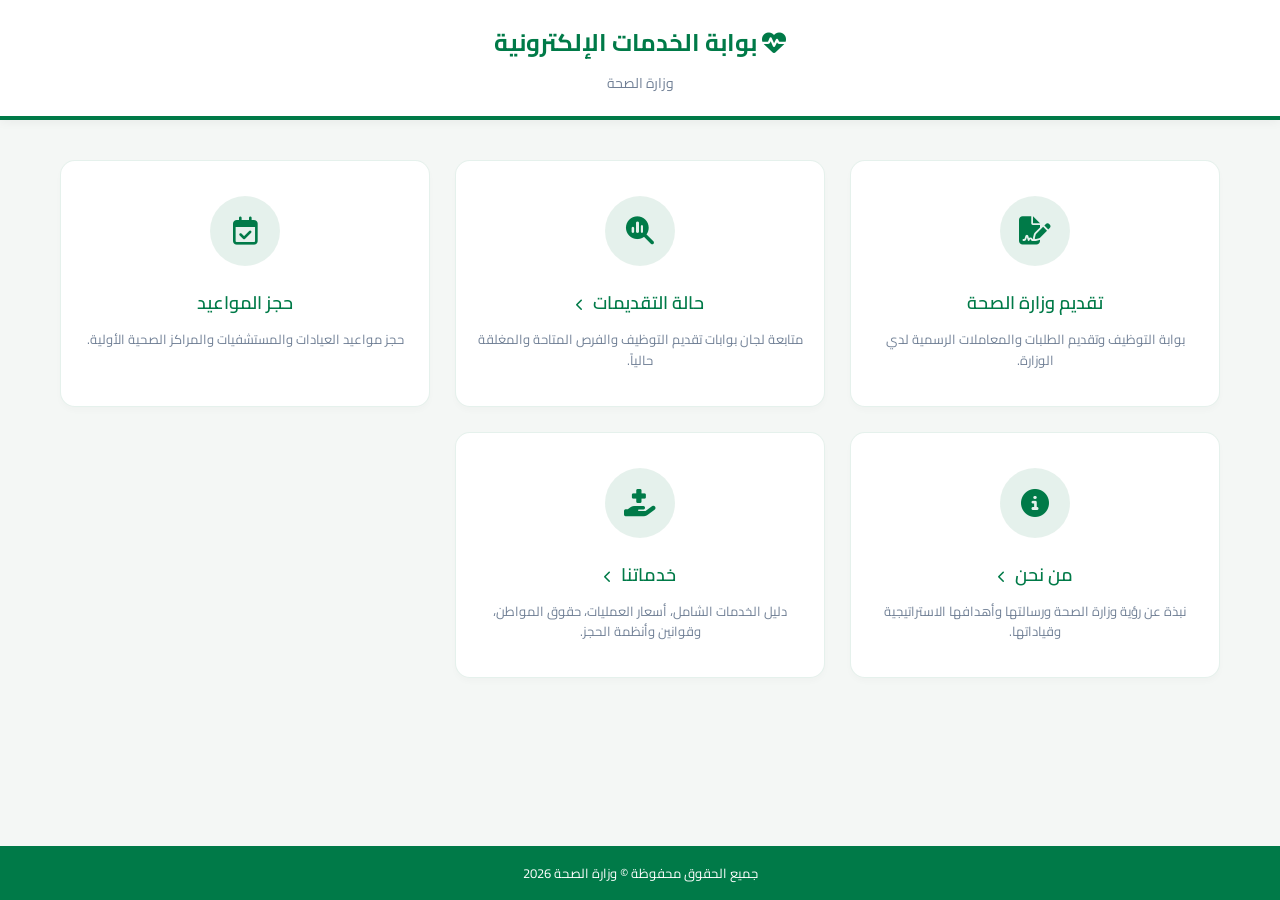
<file: index.html>
<!DOCTYPE html>
<html lang="ar" dir="rtl">
<head>
    <meta charset="UTF-8">
    <meta name="viewport" content="width=device-width, initial-scale=1.0">
    <title>بوابة خدمات وزارة الصحة</title>
    <link rel="preconnect" href="https://fonts.googleapis.com">
    <link rel="preconnect" href="https://fonts.gstatic.com" crossorigin>
    <link href="https://fonts.googleapis.com/css2?family=Cairo:wght@300;400;600;700&display=swap" rel="stylesheet">
    <link rel="stylesheet" href="https://cdnjs.cloudflare.com/ajax/libs/font-awesome/6.4.0/css/all.min.css">
    
    <style>
        :root {
            --primary-color: #007A48; 
            --secondary-color: #4A90E2; 
            --bg-color: #f4f7f5; 
            --card-bg: #ffffff;
            --text-main: #2d3748;
            --text-muted: #718096;
            --danger-color: #e53e3e;
            --success-color: #38a169;
            --warning-color: #dd6b20;
            --gray-status: #a0aec0;
            --transition-speed: 0.3s;
        }

        * {
            margin: 0;
            padding: 0;
            box-sizing: border-box;
            font-family: 'Cairo', sans-serif;
        }

        body {
            background-color: var(--bg-color);
            color: var(--text-main);
            min-height: 100vh;
            display: flex;
            flex-direction: column;
            overflow-x: hidden;
        }

        /* -----------------------------------------
           1. شاشة التحميل (Preloader)
        ----------------------------------------- */
        #loader-wrapper {
            position: fixed;
            top: 0;
            left: 0;
            width: 100%;
            height: 100%;
            background-color: var(--bg-color);
            display: flex;
            flex-direction: column;
            justify-content: center;
            align-items: center;
            z-index: 9999;
            transition: opacity 0.5s ease, visibility 0.5s ease;
        }

        .loader-logo {
            color: var(--primary-color);
            font-size: 40px;
            margin-bottom: 20px;
            animation: pulse 1.5s infinite ease-in-out;
        }

        .spinner {
            width: 50px;
            height: 50px;
            border: 5px solid rgba(0, 122, 72, 0.1);
            border-top: 5px solid var(--primary-color);
            border-radius: 50%;
            animation: spin 1s linear infinite;
        }

        @keyframes spin { 0% { transform: rotate(0deg); } 100% { transform: rotate(360deg); } }
        @keyframes pulse { 0%, 100% { transform: scale(1); opacity: 0.8; } 50% { transform: scale(1.1); opacity: 1; } }

        .fade-out { opacity: 0; visibility: hidden; pointer-events: none; }

        /* -----------------------------------------
           2. الهيدر وأزرار العودة
        ----------------------------------------- */
        header {
            background-color: var(--card-bg);
            box-shadow: 0 2px 10px rgba(0,0,0,0.05);
            padding: 20px;
            text-align: center;
            border-bottom: 4px solid var(--primary-color);
            position: relative;
        }

        .logo-area h1 {
            color: var(--primary-color);
            font-size: 24px;
            font-weight: 700;
            margin-bottom: 5px;
        }

        .logo-area p { color: var(--text-muted); font-size: 14px; }

        .back-btn {
            position: absolute;
            right: 20px;
            top: 50%;
            transform: translateY(-50%);
            background-color: var(--primary-color);
            color: #fff;
            border: none;
            padding: 8px 16px;
            border-radius: 8px;
            font-size: 14px;
            cursor: pointer;
            display: none;
            transition: background var(--transition-speed);
            z-index: 10;
        }

        .back-btn:hover { background-color: #005c36; }

        /* -----------------------------------------
           3. الحاويات وتخطيط الصفحات
        ----------------------------------------- */
        .container {
            max-width: 1200px;
            margin: 40px auto;
            padding: 0 20px;
            flex: 1;
            width: 100%;
        }

        #services-page, #status-page, #about-page, #leadership-page, #prices-page, #rights-page, #rules-page { display: none; }

        .services-grid {
            display: grid;
            grid-template-columns: repeat(auto-fit, minmax(280px, 1fr));
            gap: 25px;
        }

        .page-title {
            text-align: center;
            color: var(--primary-color);
            margin-bottom: 30px;
            font-size: 22px;
            font-weight: 700;
        }

        /* -----------------------------------------
           4. تصميم الكروت وحركاتها
        ----------------------------------------- */
        .card {
            background-color: var(--card-bg);
            border-radius: 15px;
            padding: 35px 20px;
            text-align: center;
            text-decoration: none;
            color: var(--text-main);
            box-shadow: 0 4px 6px rgba(0, 0, 0, 0.02);
            border: 1px solid rgba(0, 122, 72, 0.1);
            transition: all var(--transition-speed) ease;
            position: relative;
            overflow: hidden;
            cursor: pointer;
            opacity: 0;
            transform: translateY(30px);
        }

        .animate-cards .card { animation: fadeInUp 0.6s cubic-bezier(0.25, 1, 0.5, 1) forwards; }

        @keyframes fadeInUp { to { opacity: 1; transform: translateY(0); } }

        .card:nth-child(1) { animation-delay: 0.1s; }
        .card:nth-child(2) { animation-delay: 0.2s; }
        .card:nth-child(3) { animation-delay: 0.3s; }
        .card:nth-child(4) { animation-delay: 0.4s; }
        .card:nth-child(5) { animation-delay: 0.5s; }

        .card:hover {
            transform: translateY(-8px) !important;
            box-shadow: 0 12px 20px rgba(0, 122, 72, 0.12);
            border-color: var(--primary-color);
        }

        .card::after {
            content: ''; position: absolute; bottom: 0; left: 0; width: 100%; height: 4px;
            background-color: var(--primary-color); transform: scaleX(0); transition: transform var(--transition-speed) ease;
        }

        .card:hover::after { transform: scaleX(1); }

        .card-icon {
            width: 70px; height: 70px; background-color: rgba(0, 122, 72, 0.1); color: var(--primary-color);
            border-radius: 50%; display: flex; align-items: center; justify-content: center; font-size: 28px; margin: 0 auto 20px;
            transition: all var(--transition-speed) ease;
        }

        .card:hover .card-icon { background-color: var(--primary-color); color: #ffffff; }
        .card-title { font-size: 18px; font-weight: 600; margin-bottom: 10px; color: var(--primary-color); }
        .card-desc { font-size: 13px; color: var(--text-muted); line-height: 1.6; }

        /* -----------------------------------------
           5. واجهة حالة التتقديمات
        ----------------------------------------- */
        .status-container { max-width: 900px; margin: 0 auto; display: flex; flex-direction: column; gap: 20px; }
        .status-item {
            background-color: var(--card-bg); border-radius: 12px; padding: 20px 25px; box-shadow: 0 4px 10px rgba(0,0,0,0.02);
            border: 1px solid #e2e8f0; display: flex; justify-content: space-between; align-items: center; transition: transform 0.2s ease;
        }
        .status-item:hover { transform: translateX(-5px); }
        .status-item.open { border-right: 5px solid var(--success-color); }
        .status-item.closed { border-right: 5px solid var(--danger-color); }
        .status-info { display: flex; align-items: center; gap: 20px; }
        .status-icon-box { width: 50px; height: 50px; border-radius: 10px; display: flex; align-items: center; justify-content: center; font-size: 22px; }
        .open .status-icon-box { background-color: rgba(56, 161, 105, 0.1); color: var(--success-color); }
        .closed .status-icon-box { background-color: rgba(229, 62, 62, 0.1); color: var(--danger-color); }
        .status-details h3 { font-size: 16px; font-weight: 700; margin-bottom: 4px; color: var(--text-main); }
        .status-details p { font-size: 13px; color: var(--text-muted); }
        .status-badge { padding: 6px 16px; border-radius: 20px; font-size: 13px; font-weight: 700; display: flex; align-items: center; gap: 8px; }
        .open .status-badge { background-color: rgba(56, 161, 105, 0.12); color: var(--success-color); }
        .closed .status-badge { background-color: rgba(229, 62, 62, 0.12); color: var(--danger-color); }
        .blink-dot { animation: blinker 1.5s linear infinite; }
        @keyframes blinker { 50% { opacity: 0; } }
        .action-link-btn { background-color: var(--success-color); color: #fff; text-decoration: none; padding: 6px 14px; border-radius: 6px; font-size: 12px; font-weight: 600; margin-right: 10px; display: inline-flex; align-items: center; gap: 5px; }
        .action-link-btn:hover { background-color: #2f855a; }

        /* -----------------------------------------
           6. واجهة قيادة الوزارة (ستايل عمار النظيف)
        ----------------------------------------- */
        .leadership-container {
            display: flex;
            flex-direction: column;
            gap: 25px;
            max-width: 600px;
            margin: 0 auto;
        }

        .leadership-card {
            background-color: #fafdfa; 
            border-radius: 12px;
            padding: 30px;
            border: 1px solid rgba(0, 122, 72, 0.15);
            box-shadow: 0 4px 15px rgba(0,0,0,0.03);
            display: flex;
            flex-direction: column;
            gap: 10px;
            position: relative;
        }

        .leader-name {
            font-size: 36px;
            font-weight: 700;
            color: #000000;
            line-height: 1.2;
        }

        .leader-title {
            font-size: 22px;
            font-weight: 600;
            color: #555555;
            margin-bottom: 25px;
        }

        .leader-status-box {
            align-self: flex-start; 
            display: flex;
            align-items: center;
            gap: 8px;
            font-size: 16px;
            font-weight: 600;
        }

        .leader-status-dot {
            width: 12px;
            height: 12px;
            border-radius: 50%;
        }

        /* مخصصات الألوان للحالات الثلاث */
        .status-active { color: var(--success-color); }
        .status-active .leader-status-dot { background-color: var(--success-color); }

        .status-offline { color: var(--text-muted); }
        .status-offline .leader-status-dot { background-color: var(--gray-status); }

        .status-busy { color: var(--danger-color); }
        .status-busy .leader-status-dot { background-color: var(--danger-color); }


        /* -----------------------------------------
           7. واجهة أسعار العمليات
        ----------------------------------------- */
        .price-section-container {
            background: var(--card-bg); border-radius: 15px; box-shadow: 0 4px 15px rgba(0,0,0,0.05);
            padding: 30px; max-width: 900px; margin: 0 auto; border-top: 5px solid var(--primary-color);
        }
        .tabs-nav { display: flex; justify-content: center; flex-wrap: wrap; gap: 10px; margin-bottom: 30px; }
        .tab-btn {
            background-color: #edf2f7; border: none; padding: 10px 20px; font-size: 15px;
            font-weight: 600; color: var(--text-main); border-radius: 30px; cursor: pointer; transition: all var(--transition-speed);
        }
        .tab-btn.active, .tab-btn:hover { background-color: var(--primary-color); color: #fff; }
        .tab-content { display: none; }
        .tab-content.active { display: block; animation: fadeIn 0.5s ease; }
        .price-table { width: 100%; border-collapse: collapse; text-align: right; }
        .price-table th, .price-table td { padding: 15px 20px; border-bottom: 1px solid #e2e8f0; }
        .price-table th { background-color: rgba(0, 122, 72, 0.05); color: var(--primary-color); font-weight: 700; }
        .price-badge { background-color: rgba(0, 122, 72, 0.1); color: var(--primary-color); padding: 4px 12px; border-radius: 20px; font-weight: 700; font-size: 14px; display: inline-block; }

        /* -----------------------------------------
           8. وثيقة حقوق المواطن العامة وقوانين الحجز
        ----------------------------------------- */
        .rights-container, .rules-container { background: var(--card-bg); border-radius: 15px; box-shadow: 0 4px 15px rgba(0,0,0,0.05); padding: 35px; max-width: 900px; margin: 0 auto; border-top: 5px solid var(--primary-color); }
        .rules-container { border-top: 5px solid var(--danger-color); }
        .rights-list, .rules-list { list-style: none; display: flex; flex-direction: column; gap: 20px; }
        .rights-item, .rules-item { display: flex; align-items: flex-start; gap: 20px; padding: 20px; background-color: #f8faf9; border-radius: 10px; border-right: 4px solid var(--primary-color); transition: transform 0.2s ease; }
        .rules-item { background-color: #fffafb; border-right: 4px solid var(--danger-color); }
        .rights-item:hover { transform: translateX(-5px); background-color: #f1f6f3; }
        .rules-item:hover { transform: translateX(-5px); background-color: #fff5f5; }
        .rights-num, .rules-num { background-color: var(--primary-color); color: #ffffff; width: 32px; height: 32px; border-radius: 50%; display: flex; align-items: center; justify-content: center; font-weight: 700; font-size: 14px; flex-shrink: 0; margin-top: 2px; }
        .rules-num { background-color: var(--danger-color); }
        .rights-text, .rules-text { font-size: 15px; color: var(--text-main); line-height: 1.7; }
        .rules-text { font-weight: 600; }

        /* -----------------------------------------
           9. الفوتر
        ----------------------------------------- */
        footer { background-color: var(--primary-color); color: #ffffff; text-align: center; padding: 15px; font-size: 13px; margin-top: auto; }

        @media (max-width: 768px) {
            .container { margin: 20px auto; }
            .services-grid { grid-template-columns: 1fr; }
            .back-btn { position: static; transform: none; margin: 10px auto 0; display: block; width: fit-content; }
            .tabs-nav { flex-direction: column; width: 100%; }
            .tab-btn { width: 100%; text-align: center; }
            .price-section-container, .rights-container, .rules-container { padding: 20px 15px; }
            .status-item { flex-direction: column; gap: 15px; align-items: flex-start; }
            .status-badge { align-self: flex-end; }
        }
    </style>
</head>
<body>

    <div id="loader-wrapper">
        <div class="loader-logo"><i class="fa-solid fa-heart-pulse"></i></div>
        <div class="spinner"></div>
    </div>

    <header>
        <button class="back-btn" id="backToMainBtn" onclick="showMainPage()"><i class="fa-solid fa-arrow-right"></i> العودة للرئيسية</button>
        <button class="back-btn" id="backToServicesBtn" onclick="backToServices()"><i class="fa-solid fa-arrow-right"></i> العودة للخدمات</button>
        <button class="back-btn" id="backToAboutBtn" onclick="backToAbout()"><i class="fa-solid fa-arrow-right"></i> العودة لـ من نحن</button>
        <div class="logo-area">
            <h1><i class="fa-solid fa-heart-pulse"></i> بوابة الخدمات الإلكترونية</h1>
            <p>وزارة الصحة</p>
        </div>
    </header>

    <div class="container animate-cards" id="main-page">
        <div class="services-grid">
            <a href="https://forms.gle/Z9VgVbLmquyaYfHh9" target="_blank" class="card">
                <div class="card-icon"><i class="fa-solid fa-file-signature"></i></div>
                <div class="card-title">تقديم وزارة الصحة</div>
                <div class="card-desc">بوابة التوظيف وتقديم الطلبات والمعاملات الرسمية لدي الوزارة.</div>
            </a>
            <div class="card" onclick="showStatusPage()">
                <div class="card-icon"><i class="fa-solid fa-magnifying-glass-chart"></i></div>
                <div class="card-title">حالة التقديمات <i class="fa-solid fa-chevron-left" style="font-size: 12px; margin-right: 5px;"></i></div>
                <div class="card-desc">متابعة لجان بوابات تقديم التوظيف والفرص المتاحة والمغلقة حالياً.</div>
            </div>
            <a href="#" class="card">
                <div class="card-icon"><i class="fa-regular fa-calendar-check"></i></div>
                <div class="card-title">حجز المواعيد</div>
                <div class="card-desc">حجز مواعيد العيادات والمستشفيات والمراكز الصحية الأولية.</div>
            </a>
            <div class="card" onclick="showAboutPage()">
                <div class="card-icon"><i class="fa-solid fa-circle-info"></i></div>
                <div class="card-title">من نحن <i class="fa-solid fa-chevron-left" style="font-size: 12px; margin-right: 5px;"></i></div>
                <div class="card-desc">نبذة عن رؤية وزارة الصحة ورسالتها وأهدافها الاستراتيجية وقياداتها.</div>
            </div>
            <div class="card" onclick="showServicesPage()">
                <div class="card-icon"><i class="fa-solid fa-hand-holding-medical"></i></div>
                <div class="card-title">خدماتنا <i class="fa-solid fa-chevron-left" style="font-size: 12px; margin-right: 5px;"></i></div>
                <div class="card-desc">دليل الخدمات الشامل، أسعار العمليات، حقوق المواطن، وقوانين وأنظمة الحجز.</div>
            </div>
        </div>
    </div>

    <div class="container" id="about-page">
        <div class="page-title">عن وزارة الصحة</div>
        <div class="services-grid" style="justify-content: center; max-width: 700px; margin: 0 auto;">
            <div class="card" onclick="showLeadershipPage()">
                <div class="card-icon"><i class="fa-solid fa-users-gear"></i></div>
                <div class="card-title">قيادة الوزارة <i class="fa-solid fa-chevron-left" style="font-size: 12px; margin-right: 5px;"></i></div>
                <div class="card-desc">البطاقات التعريفية المباشرة وحالة الاتصال للقيادات الإدارية للوزارة.</div>
            </div>
            <div class="card">
                <div class="card-icon"><i class="fa-solid fa-eye"></i></div>
                <div class="card-title">الرؤية والرسالة</div>
                <div class="card-desc">رسالتنا تقديم الرعاية الصحية الشاملة والمتكاملة لجميع أفراد المجتمع بكفاءة عالية.</div>
            </div>
        </div>
    </div>

    <div class="container" id="leadership-page">
        <div class="page-title"><i class="fa-solid fa-users-gear"></i> القيادة العليا للوزارة</div>
        
        <div class="leadership-container">
            
            <div class="leadership-card">
                <div class="leader-name">عمار</div>
                <div class="leader-title">وزير الصحة</div>
                <div class="leader-status-box status-active">
                    <div class="leader-status-dot"></div>
                    <span>نشط الآن</span>
                </div>
            </div>

            <div class="leadership-card">
                <div class="leader-name">كريم السيد</div>
                <div class="leader-title">نائب وزير الصحة</div>
                <div class="leader-status-box status-offline">
                    <div class="leader-status-dot"></div>
                    <span>غير متواجد</span>
                </div>
            </div>

            <div class="leadership-card">
                <div class="leader-name">هورس العربي</div>
                <div class="leader-title">مستشار وزير الصحة</div>
                <div class="leader-status-box status-busy">
                    <div class="leader-status-dot"></div>
                    <span>مشغول</span>
                </div>
            </div>

        </div>
    </div>

    <div class="container" id="status-page">
        <div class="page-title"><i class="fa-solid fa-magnifying-glass-chart"></i> مؤشر لجان التقديم والتوظيف الحالي</div>
        <div class="status-container">
            <div class="status-item open">
                <div class="status-info">
                    <div class="status-icon-box"><i class="fa-solid fa-hospital"></i></div>
                    <div class="status-details">
                        <h3>تقديم وزارة الصحة الرسمية</h3>
                        <p>استقبال ملفات الكادر الإداري والميداني حالياً.</p>
                    </div>
                </div>
                <div style="display: flex; align-items: center;">
                    <a href="https://forms.gle/Z9VgVbLmquyaYfHh9" target="_blank" class="action-link-btn">قدم الآن <i class="fa-solid fa-arrow-up-right-from-square" style="font-size: 10px;"></i></a>
                    <span class="status-badge"><i class="fa-solid fa-circle blink-dot"></i> متاح للتقديم</span>
                </div>
            </div>
            <div class="status-item closed">
                <div class="status-info">
                    <div class="status-icon-box"><i class="fa-solid fa-truck-medical"></i></div>
                    <div class="status-details">
                        <h3>تطوع هيئة الهلال الأحمر</h3>
                        <p>بوابة التسجيل في الفرص الإسعافية والتطوعية الميدانية.</p>
                    </div>
                </div>
                <span class="status-badge"><i class="fa-solid fa-circle"></i> مغلق حالياً</span>
            </div>
            <div class="status-item closed">
                <div class="status-info">
                    <div class="status-icon-box"><i class="fa-solid fa-graduation-cap"></i></div>
                    <div class="status-details">
                        <h3>بوابة الكلية الصحية للعلوم الطبية</h3>
                        <p>استقبال طلبات الالتحاق والدراسة والتأهيل الأكاديمي.</p>
                    </div>
                </div>
                <span class="status-badge"><i class="fa-solid fa-circle"></i> مغلق حالياً</span>
            </div>
        </div>
    </div>

    <div class="container" id="services-page">
        <div class="page-title">قائمة الخدمات المتاحة</div>
        <div class="services-grid">
            <div class="card" onclick="showPricesPage()">
                <div class="card-icon"><i class="fa-solid fa-money-bill-wave"></i></div>
                <div class="card-title">أسعار العمليات <i class="fa-solid fa-chevron-left" style="font-size: 12px; margin-right: 5px;"></i></div>
                <div class="card-desc">الاستعلام الموحد عن أسعار وتكاليف العمليات والإجراءات الطبية المعتمدة.</div>
            </div>
            <div class="card" onclick="showRightsPage()">
                <div class="card-icon"><i class="fa-solid fa-scale-balanced"></i></div>
                <div class="card-title">حقوق المواطن العامة <i class="fa-solid fa-chevron-left" style="font-size: 12px; margin-right: 5px;"></i></div>
                <div class="card-desc">وثيقة حقوق وواجبات المرضى والمراجعين في المنشآت الطبية.</div>
            </div>
            <div class="card" onclick="showRulesPage()">
                <div class="card-icon"><i class="fa-solid fa-gavel"></i></div>
                <div class="card-title">قوانين الحجز <i class="fa-solid fa-chevron-left" style="font-size: 12px; margin-right: 5px;"></i></div>
                <div class="card-desc">السياسات والشروط والأحكام المنظمة لإلغاء وتأكيد وحضور المواعيد الطبية.</div>
            </div>
        </div>
    </div>

    <div class="container" id="prices-page">
        <div class="page-title"><i class="fa-solid fa-calculator"></i> دليل تكاليف وأسعار العمليات</div>
        <div class="price-section-container">
            <div class="tabs-nav">
                <button class="tab-btn active" onclick="switchTab(event, 'surgery-tab')">الجراحة والعيون</button>
                <button class="tab-btn" onclick="switchTab(event, 'ortho-tab')">العظام والمفاصل</button>
                <button class="tab-btn" onclick="switchTab(event, 'heart-tab')">القلب</button>
                <button class="tab-btn" onclick="switchTab(event, 'brain-tab')">الدماغ وبقية الجسم</button>
            </div>
            <div id="surgery-tab" class="tab-content active">
                <table class="price-table">
                    <thead><tr><th>نوع العملية الإجرائية</th><th>التكلفة التقريبية</th></tr></thead>
                    <tbody>
                        <tr><td>استئصال المرارة</td><td><span class="price-badge">6,000</span></td></tr>
                        <tr><td>الأورام السطحية</td><td><span class="price-badge">4,000</span></td></tr>
                        <tr><td>عمليات التجميل</td><td><span class="price-badge">7,000</span></td></tr>
                        <tr><td>تصحيح النظر</td><td><span class="price-badge">8,000</span></td></tr>
                        <tr><td>زراعة القرنية</td><td><span class="price-badge">10,000</span></td></tr>
                    </tbody>
                </table>
            </div>
            <div id="ortho-tab" class="tab-content">
                <table class="price-table">
                    <thead><tr><th>نوع العملية الإجرائية</th><th>التكلفة التقريبية</th></tr></thead>
                    <tbody>
                        <tr><td>معالجة الكسور</td><td><span class="price-badge">7,000</span></td></tr>
                        <tr><td>معالجة المفاصل</td><td><span class="price-badge">6,000</span></td></tr>
                        <tr><td>قطع الرباط الصليبي</td><td><span class="price-badge">8,000</span></td></tr>
                        <tr><td>تجبير الكسور بجميع أنواعها</td><td><span class="price-badge">4,000</span></td></tr>
                    </tbody>
                </table>
            </div>
            <div id="heart-tab" class="tab-content">
                <table class="price-table">
                    <thead><tr><th>نوع العملية الإجرائية</th><th>التكلفة التقريبية</th></tr></thead>
                    <tbody>
                        <tr><td>قسطره القلب</td><td><span class="price-badge">8,000</span></td></tr>
                        <tr><td>الشرايين</td><td><span class="price-badge">8,000</span></td></tr>
                        <tr><td>معالجة الصمامات</td><td><span class="price-badge">8,000</span></td></tr>
                        <tr><td>القلب المفتوح</td><td><span class="price-badge">12,000</span></td></tr>
                    </tbody>
                </table>
            </div>
            <div id="brain-tab" class="tab-content">
                <table class="price-table">
                    <thead><tr><th>نوع العملية الإجرائية</th><th>التكلفة التقريبية</th></tr></thead>
                    <tbody>
                        <tr><td>أورام الدماغ</td><td><span class="price-badge">8,000</span></td></tr>
                        <tr><td>نزيف داخلي</td><td><span class="price-badge">6,000</span></td></tr>
                        <tr><td>حصى الكلى</td><td><span class="price-badge">4,000</span></td></tr>
                        <tr><td>زراعة كلى</td><td><span class="price-badge">6,000</span></td></tr>
                        <tr><td>معالجة الطلقات النارية</td><td><span class="price-badge">3,000</span></td></tr>
                    </tbody>
                </table>
            </div>
        </div>
    </div>

    <div class="container" id="rights-page">
        <div class="page-title"><i class="fa-solid fa-scale-balanced"></i> وثيقة حقوق المواطن العامة</div>
        <div class="rights-container">
            <ul class="rights-list">
                <li class="rights-item"><div class="rights-num">١</div><div class="rights-text">أن يتم إعلامك عن حقوقك بطريقة واضحة ومفهومة.</div></li>
                <li class="rights-item"><div class="rights-num">٢</div><div class="rights-text">الحصول على أنسب علاج والتمتع بأفضل الخدمات الملائمة له والتي تساعد على معالجة آلامه وتخطي مراحل العلاج بأمان.</div></li>
                <li class="rights-item"><div class="rights-num">٣</div><div class="rights-text">الحصول على أفضل أوجه الرعاية الصحية التي تحفظ كرامته وحريته وتبث أمل الشفاء في نفسه.</div></li>
                <li class="rights-item"><div class="rights-num">٤</div><div class="rights-text">التعرف على هوية الفريق الطبي والطاقم الذي يقوم على رعايته وخدمته ومعرفة الطبيب المسؤول المباشر عن معالجته ومتابعة حالته.</div></li>
                <li class="rights-item"><div class="rights-num">٥</div><div class="rights-text">اختيار الطبيب المعالج وطلب رأي طبي آخر <span style="color: var(--text-muted); font-size: 13px;">(لا تطبق في بعض الأوقات)</span>.</div></li>
                <li class="rights-item"><div class="rights-num">٦</div><div class="rights-text">أن يتم إعلامك عن وضعك الصحي الحالي، خيارات العلاج، المخاطر المترتبة من العلاج، النتائج المتوقعة من تلقي العلاج، رفض العلاج ومدة الإقامة، بالإضافة إلى حقه في معرفة تكاليف معالجته التقديرية مع حقه في المشاركة الكاملة في اتخاذ القرارات المتعلقة بالعلاج، ويمكنه الخروج من المستشفى على مسؤوليته الخاصة.</div></li>
                <li class="rights-item"><div class="rights-num">٧</div><div class="rights-text">الحصول على التوعية والتأهيل والإرشاد ليكون قادراً على ممارسة حقه في المشاركة واتخاذ القرارات المتعلقة بعلاجه والتمييز بين الخيارات المتاحة، وله الحق في رفض العلاج أو طلب تخفيف الألم بطريقة فعالة.</div></li>
                <li class="rights-item"><div class="rights-num">٨</div><div class="rights-text">التأكد من استعمال جميع الحقوق حسب السياسة المعتمدة.</div></li>
            </ul>
        </div>
    </div>

    <div class="container" id="rules-page">
        <div class="page-title" style="color: var(--danger-color);"><i class="fa-solid fa-gavel"></i> قوانين وأنظمة الحجز</div>
        <div class="rules-container">
            <ul class="rules-list">
                <li class="rules-item"><div class="rules-num">١</div><div class="rules-text">يمنع تكرار الحجز.</div></li>
                <li class="rules-item"><div class="rules-num">٢</div><div class="rules-text">يمنع المنشن منعاً باتاً.</div></li>
                <li class="rules-item"><div class="rules-num">٣</div><div class="rules-text">يمنع التحدث في شات الحجز.</div></li>
                <li class="rules-item"><div class="rules-num">٤</div><div class="rules-text">عدم الالتزام بالنموذج يعرضك للرفض.</div></li>
                <li class="rules-item"><div class="rules-num">٥</div><div class="rules-text">عدم كتابة بياناتك يعرضك للرفض.</div></li>
                <li class="rules-item"><div class="rules-num">٦</div><div class="rules-text">يمنع إزعاج المسعفين.</div></li>
                <li class="rules-item"><div class="rules-num">٧</div><div class="rules-text" style="color: #c53030;">يمنع التتقديم مطلوبين العدالة، ومن يملك سوابق، وأعضاء العصابات.</div></li>
            </ul>
        </div>
    </div>

    <footer>
        <p>جميع الحقوق محفوظة © وزارة الصحة 2026</p>
    </footer>

    <script>
        // إخفاء شاشة التحميل
        window.addEventListener('load', function() {
            const loader = document.getElementById('loader-wrapper');
            setTimeout(() => { loader.classList.add('fade-out'); }, 600);
        });

        const mainPage = document.getElementById('main-page');
        const servicesPage = document.getElementById('services-page');
        const statusPage = document.getElementById('status-page');
        const aboutPage = document.getElementById('about-page');
        const leadershipPage = document.getElementById('leadership-page');
        const pricesPage = document.getElementById('prices-page');
        const rightsPage = document.getElementById('rights-page');
        const rulesPage = document.getElementById('rules-page');
        
        const backToMainBtn = document.getElementById('backToMainBtn');
        const backToServicesBtn = document.getElementById('backToServicesBtn');
        const backToAboutBtn = document.getElementById('backToAboutBtn');

        function showStatusPage() {
            hideAllPages();
            statusPage.style.display = 'block';
            backToMainBtn.style.display = 'block';
        }

        function showAboutPage() {
            hideAllPages();
            aboutPage.style.display = 'block';
            backToMainBtn.style.display = 'block';
            animateContainer(aboutPage);
        }

        function showLeadershipPage() {
            hideAllPages();
            leadershipPage.style.display = 'block';
            backToAboutBtn.style.display = 'block'; 
        }

        function showServicesPage() {
            hideAllPages();
            servicesPage.style.display = 'block';
            backToMainBtn.style.display = 'block';
            animateContainer(servicesPage);
        }

        function showMainPage() {
            hideAllPages();
            mainPage.style.display = 'block';
            animateContainer(mainPage);
        }

        function showPricesPage() {
            hideAllPages();
            pricesPage.style.display = 'block';
            backToServicesBtn.style.display = 'block';
        }

        function showRightsPage() {
            hideAllPages();
            rightsPage.style.display = 'block';
            backToServicesBtn.style.display = 'block';
        }

        function showRulesPage() {
            hideAllPages();
            rulesPage.style.display = 'block';
            backToServicesBtn.style.display = 'block';
        }

        function backToServices() {
            hideAllPages();
            servicesPage.style.display = 'block';
            backToMainBtn.style.display = 'block';
            animateContainer(servicesPage);
        }

        function backToAbout() {
            hideAllPages();
            aboutPage.style.display = 'block';
            backToMainBtn.style.display = 'block';
            animateContainer(aboutPage);
        }

        function hideAllPages() {
            mainPage.style.display = 'none';
            servicesPage.style.display = 'none';
            statusPage.style.display = 'none';
            aboutPage.style.display = 'none';
            leadershipPage.style.display = 'none';
            pricesPage.style.display = 'none';
            rightsPage.style.display = 'none';
            rulesPage.style.display = 'none';
            
            backToMainBtn.style.display = 'none';
            backToServicesBtn.style.display = 'none';
            backToAboutBtn.style.display = 'none';
        }

        function animateContainer(container) {
            container.classList.remove('animate-cards');
            void container.offsetWidth; 
            container.classList.add('animate-cards');
        }

        function switchTab(evt, tabId) {
            const tabContents = document.getElementsByClassName("tab-content");
            for (let i = 0; i < tabContents.length; i++) {
                tabContents[i].classList.remove("active");
            }
            const tabButtons = document.getElementsByClassName("tab-btn");
            for (let i = 0; i < tabButtons.length; i++) {
                tabButtons[i].classList.remove("active");
            }
            document.getElementById(tabId).classList.add("active");
            evt.currentTarget.classList.add("active");
        }
    </script>
</body>
</html>
</file>
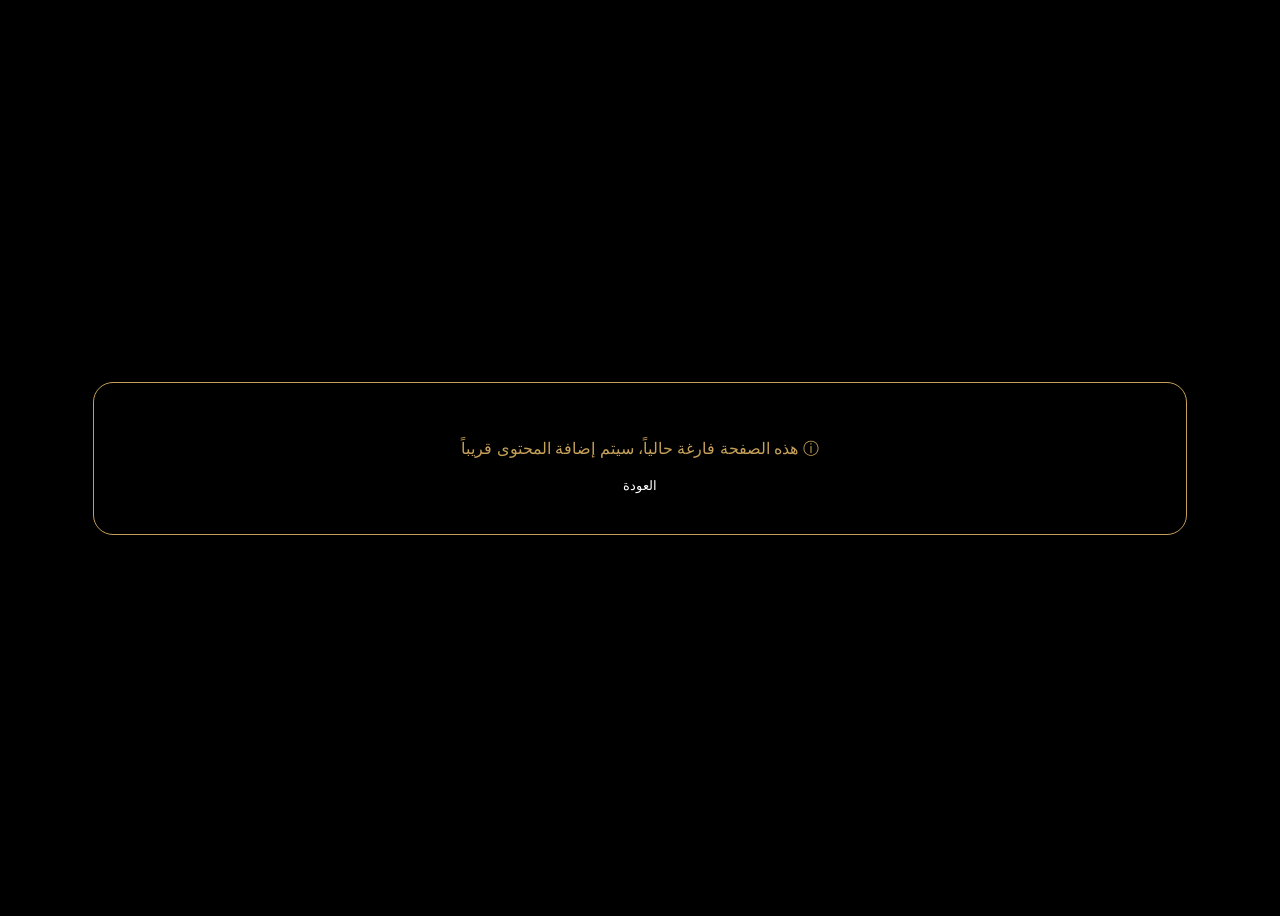
<file: goals.html>
<!DOCTYPE html>
<html lang="ar" dir="rtl">
<head>
    <style>
        body { background-color: #000; color: #c5a059; display: flex; justify-content: center; align-items: center; height: 100vh; font-family: sans-serif; }
        .empty-box { border: 1px solid #c5a059; padding: 40px; border-radius: 20px; text-align: center; width: 80%; }
    </style>
</head>
<body>
    <div class="empty-box">
        <p>ⓘ هذه الصفحة فارغة حالياً، سيتم إضافة المحتوى قريباً</p>
        <a href="index.html" style="color: white; text-decoration: none; font-size: 0.8em;">العودة</a>
    </div>
</body>
</html>
</file>
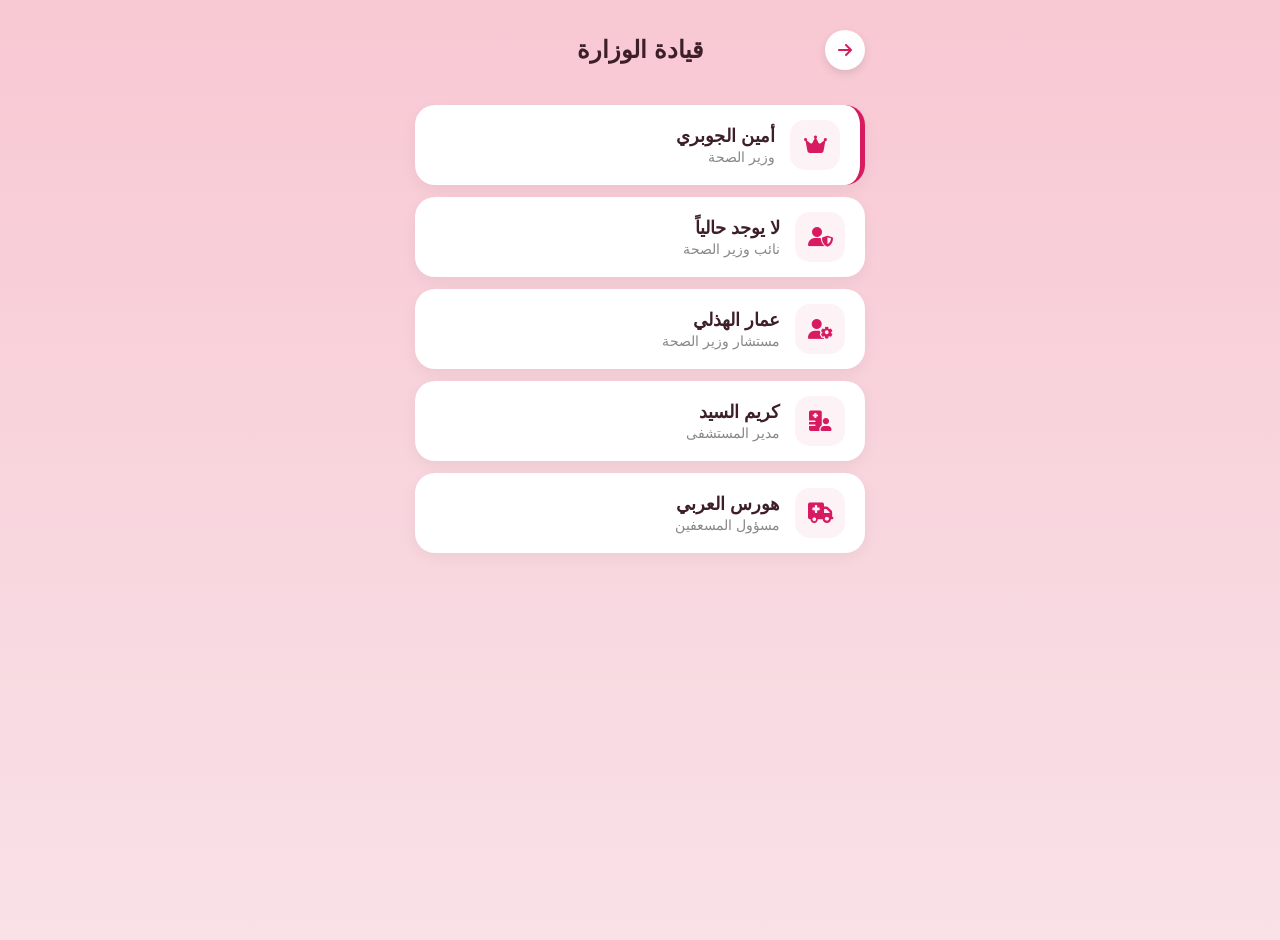
<file: leaders.html>
<!DOCTYPE html>
<html lang="ar" dir="rtl">
<head>
    <meta charset="UTF-8">
    <meta name="viewport" content="width=device-width, initial-scale=1.0">
    <title>قيادة وزارة الصحة - KR</title>
    <link rel="stylesheet" href="https://cdnjs.cloudflare.com/ajax/libs/font-awesome/6.4.0/css/all.min.css">
    <style>
        :root {
            --primary-pink: #d81b60;
            --soft-pink: #fdf2f5;
            --text-dark: #3d1f28;
            --bg-gradient: linear-gradient(180deg, #f8c8d3 0%, #f9e1e7 100%);
        }

        body { 
            margin: 0; font-family: 'Segoe UI', sans-serif; 
            background: var(--bg-gradient); min-height: 100vh; color: var(--text-dark);
            padding: 20px;
        }

        .header {
            display: flex; align-items: center; justify-content: space-between;
            max-width: 450px; margin: 0 auto 25px; padding: 10px;
        }

        .back-btn {
            background: #fff; color: var(--primary-pink);
            width: 40px; height: 40px; border-radius: 50%;
            display: flex; align-items: center; justify-content: center;
            text-decoration: none; box-shadow: 0 4px 10px rgba(0,0,0,0.1);
        }

        .container { max-width: 450px; margin: 0 auto; }

        .leader-card {
            background: #fff; border-radius: 20px; padding: 15px 20px;
            display: flex; align-items: center; gap: 15px;
            margin-bottom: 12px; box-shadow: 0 5px 15px rgba(0,0,0,0.05);
            transition: 0.3s;
        }

        .leader-icon {
            width: 50px; height: 50px; background: var(--soft-pink);
            border-radius: 15px; display: flex; align-items: center;
            justify-content: center; color: var(--primary-pink); font-size: 20px;
        }

        .leader-info h3 { margin: 0; font-size: 1.1rem; }
        .leader-info p { margin: 2px 0 0; font-size: 0.85rem; color: #888; }

        /* تمييز خاص للوزير */
        .minister { border-right: 5px solid var(--primary-pink); }
    </style>
</head>
<body>

    <div class="header">
        <a href="index.html" class="back-btn"><i class="fa-solid fa-arrow-right"></i></a>
        <h2 style="margin:0">قيادة الوزارة</h2>
        <div style="width:40px"></div>
    </div>

    <div class="container">
        
        <div class="leader-card minister">
            <div class="leader-icon"><i class="fa-solid fa-crown"></i></div>
            <div class="leader-info">
                <h3>أمين الجوبري</h3>
                <p>وزير الصحة</p>
            </div>
        </div>

        <div class="leader-card">
            <div class="leader-icon"><i class="fa-solid fa-user-shield"></i></div>
            <div class="leader-info">
                <h3>لا يوجد حالياً</h3>
                <p>نائب وزير الصحة</p>
            </div>
        </div>

        <div class="leader-card">
            <div class="leader-icon"><i class="fa-solid fa-user-gear"></i></div>
            <div class="leader-info">
                <h3>عمار الهذلي</h3>
                <p>مستشار وزير الصحة</p>
            </div>
        </div>

        <div class="leader-card">
            <div class="leader-icon"><i class="fa-solid fa-hospital-user"></i></div>
            <div class="leader-info">
                <h3>كريم السيد</h3>
                <p>مدير المستشفى</p>
            </div>
        </div>

        <div class="leader-card">
            <div class="leader-icon"><i class="fa-solid fa-truck-medical"></i></div>
            <div class="leader-info">
                <h3>هورس العربي</h3>
                <p>مسؤول المسعفين</p>
            </div>
        </div>

    </div>

</body>
</html>
</file>
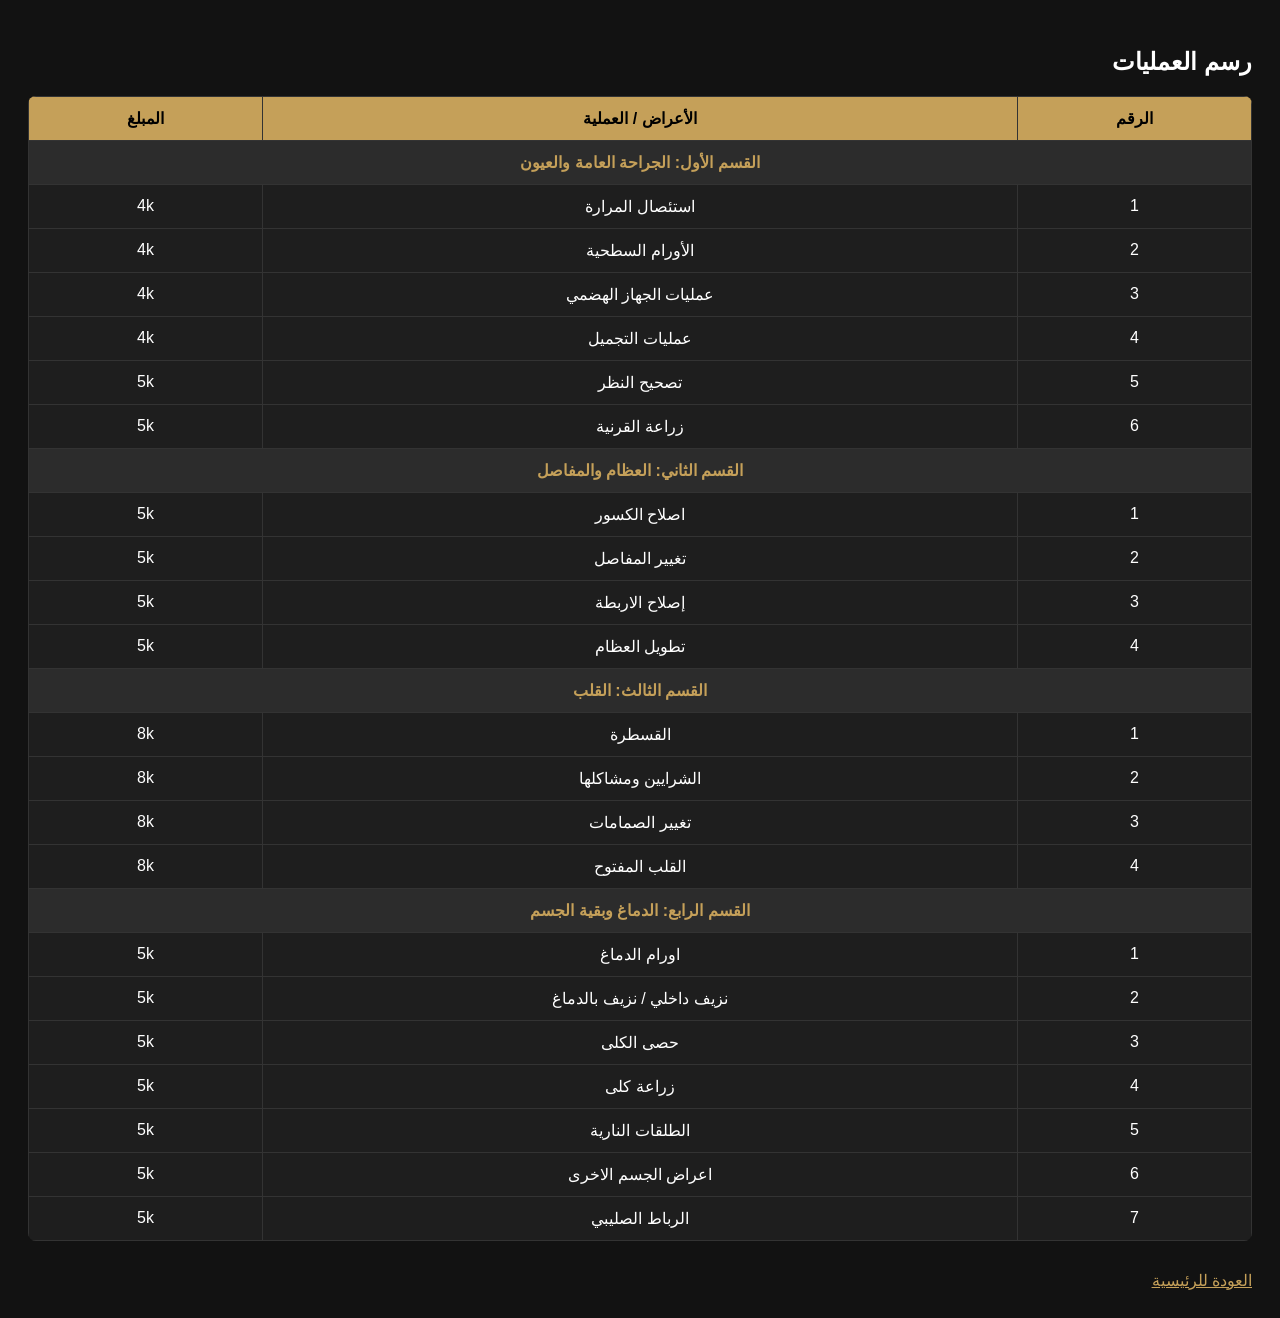
<file: operations.html>
<!DOCTYPE html>
<html lang="ar" dir="rtl">
<head>
    <meta charset="UTF-8">
    <style>
        body { font-family: sans-serif; background-color: #121212; color: white; padding: 20px; }
        table { width: 100%; border-collapse: collapse; margin-bottom: 30px; background: #1e1e1e; border-radius: 8px; overflow: hidden; }
        th, td { border: 1px solid #333; padding: 12px; text-align: center; }
        th { background-color: #c5a059; color: black; }
        .section-title { background: #2c2c2c; color: #c5a059; font-weight: bold; }
    </style>
</head>
<body>
    <h2>رسم العمليات</h2>
    <table>
        <tr><th>الرقم</th><th>الأعراض / العملية</th><th>المبلغ</th></tr>
        <tr class="section-title"><td colspan="3">القسم الأول: الجراحة العامة والعيون</td></tr>
        <tr><td>1</td><td>استئصال المرارة</td><td>4k</td></tr>
        <tr><td>2</td><td>الأورام السطحية</td><td>4k</td></tr>
        <tr><td>3</td><td>عمليات الجهاز الهضمي</td><td>4k</td></tr>
        <tr><td>4</td><td>عمليات التجميل</td><td>4k</td></tr>
        <tr><td>5</td><td>تصحيح النظر</td><td>5k</td></tr>
        <tr><td>6</td><td>زراعة القرنية</td><td>5k</td></tr>
        
        <tr class="section-title"><td colspan="3">القسم الثاني: العظام والمفاصل</td></tr>
        <tr><td>1</td><td>اصلاح الكسور</td><td>5k</td></tr>
        <tr><td>2</td><td>تغيير المفاصل</td><td>5k</td></tr>
        <tr><td>3</td><td>إصلاح الاربطة</td><td>5k</td></tr>
        <tr><td>4</td><td>تطويل العظام</td><td>5k</td></tr>

        <tr class="section-title"><td colspan="3">القسم الثالث: القلب</td></tr>
        <tr><td>1</td><td>القسطرة</td><td>8k</td></tr>
        <tr><td>2</td><td>الشرايين ومشاكلها</td><td>8k</td></tr>
        <tr><td>3</td><td>تغيير الصمامات</td><td>8k</td></tr>
        <tr><td>4</td><td>القلب المفتوح</td><td>8k</td></tr>

        <tr class="section-title"><td colspan="3">القسم الرابع: الدماغ وبقية الجسم</td></tr>
        <tr><td>1</td><td>اورام الدماغ</td><td>5k</td></tr>
        <tr><td>2</td><td>نزيف داخلي / نزيف بالدماغ</td><td>5k</td></tr>
        <tr><td>3</td><td>حصى الكلى</td><td>5k</td></tr>
        <tr><td>4</td><td>زراعة كلى</td><td>5k</td></tr>
        <tr><td>5</td><td>الطلقات النارية</td><td>5k</td></tr>
        <tr><td>6</td><td>اعراض الجسم الاخرى</td><td>5k</td></tr>
        <tr><td>7</td><td>الرباط الصليبي</td><td>5k</td></tr>
    </table>
    <a href="index.html" style="color: #c5a059;">العودة للرئيسية</a>
</body>
</html>
</file>
